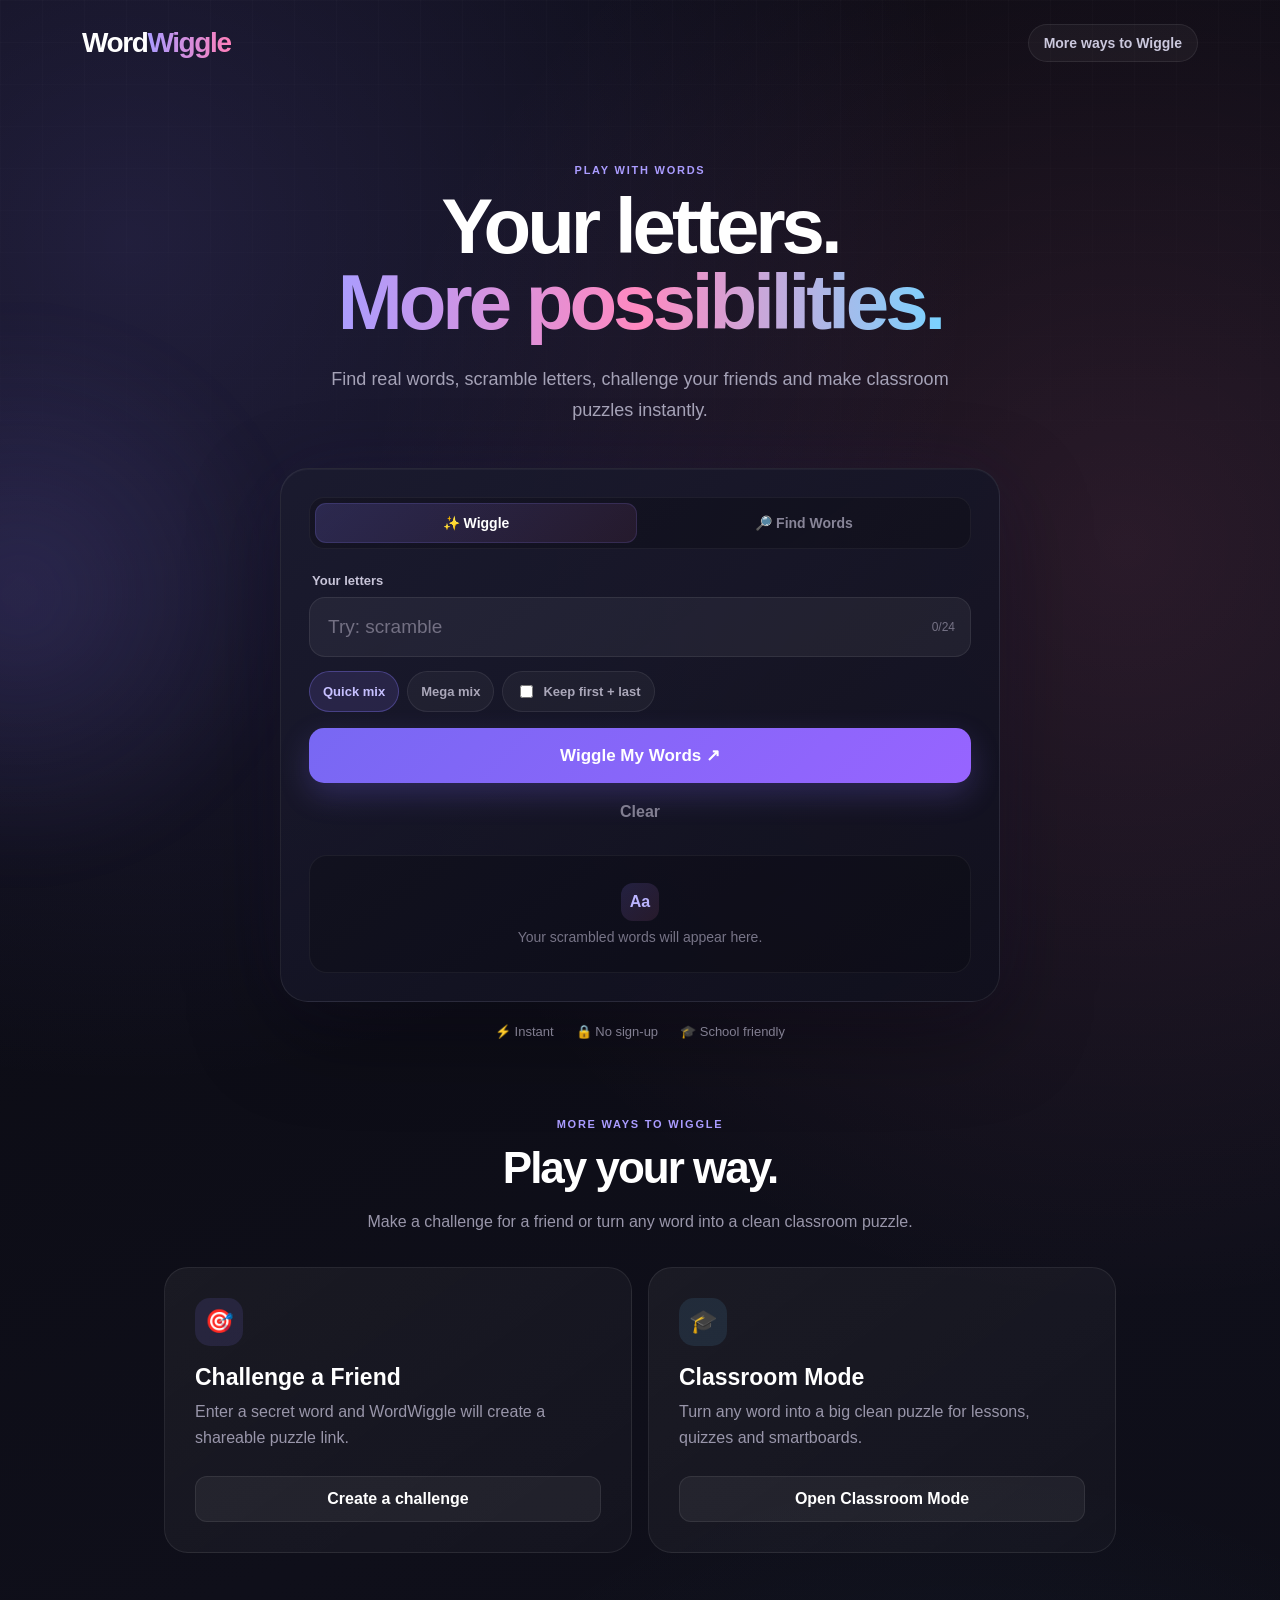
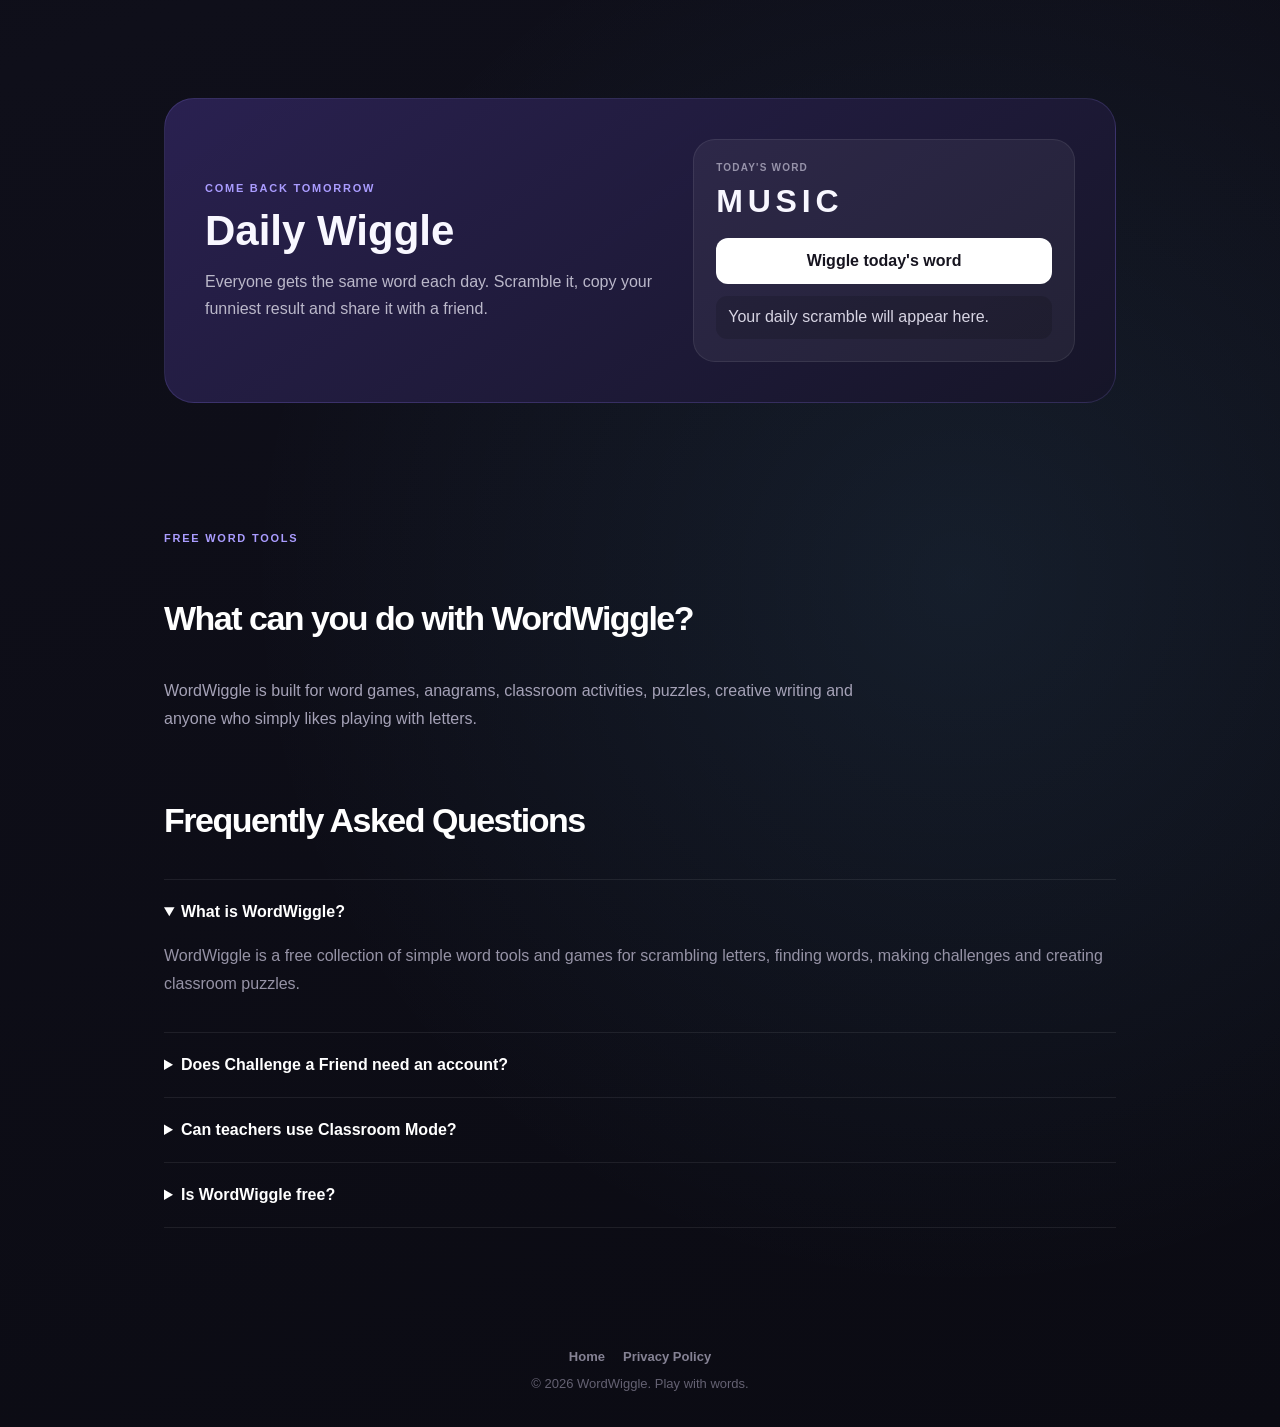
<file: index.html>
<!DOCTYPE html>
<html lang="en">

<head>

<meta charset="UTF-8">

<meta
name="viewport"
content="width=device-width, initial-scale=1.0"
>

<script async src="https://pagead2.googlesyndication.com/pagead/js/adsbygoogle.js?client=ca-pub-3600851664823719"
     crossorigin="anonymous"></script>

<title>
WordWiggle - Word Finder, Scrambler & Word Games
</title>

<meta
name="description"
content="Find words, scramble letters, challenge friends and create classroom word puzzles with WordWiggle. Free, fast and kid-friendly."
>

<meta
name="theme-color"
content="#0d0d18"
>

<link
rel="icon"
type="image/png"
href="favicon.png"
>

<link
rel="canonical"
href="https://wordwiggle.online/"
>

<meta
property="og:title"
content="WordWiggle - Play With Words"
>

<meta
property="og:description"
content="Find words, scramble letters, create challenges and play classroom word games."
>

<meta
property="og:url"
content="https://wordwiggle.online/"
>

<meta
property="og:type"
content="website"
>

<link
rel="stylesheet"
href="style.css"
>


<script
async
src="https://www.googletagmanager.com/gtag/js?id=G-887R1423YH"
></script>

<script>

window.dataLayer =
window.dataLayer || [];

function gtag() {

dataLayer.push(arguments);

}

gtag(
"js",
new Date()
);

gtag(
"config",
"G-887R1423YH"
);

</script>


<script type="application/ld+json">

{
  "@context": "https://schema.org",
  "@type": "WebApplication",
  "name": "WordWiggle",
  "url": "https://wordwiggle.online/",
  "applicationCategory": "UtilitiesApplication",
  "operatingSystem": "Any",
  "description": "A free word finder, letter scrambler and word game website.",
  "offers": {
    "@type": "Offer",
    "price": "0",
    "priceCurrency": "USD"
  }
}

</script>

</head>


<body>


<header>

<div class="logo">
Word<span>Wiggle</span>
</div>

<a
href="#play"
class="mini-link"
>
More ways to Wiggle
</a>

</header>


<main>


<section class="hero">

<div class="eyebrow">
PLAY WITH WORDS
</div>


<h1>

Your letters.<br>

<span>
More possibilities.
</span>

</h1>


<p>

Find real words, scramble letters,
challenge your friends and make
classroom puzzles instantly.

</p>


<div class="tool-box">


<div class="mode-tabs">

<button
id="scrambleTab"
class="mode-tab active"
type="button"
>

✨ Wiggle

</button>


<button
id="finderTab"
class="mode-tab"
type="button"
>

🔎 Find Words

</button>

</div>


<!-- SCRAMBLE MODE -->

<div id="scrambleMode">


<label
class="input-label"
for="lettersInput"
>

Your letters

</label>


<div class="input-wrap">

<input
id="lettersInput"
type="text"
maxlength="24"
autocomplete="off"
spellcheck="false"
placeholder="Try: scramble"
>

<span id="charCount">
0/24
</span>

</div>


<div class="options-row">

<button
class="option-chip active"
type="button"
data-count="12"
>

Quick mix

</button>


<button
class="option-chip"
type="button"
data-count="30"
>

Mega mix

</button>


<label class="toggle-chip">

<input
id="keepEdges"
type="checkbox"
>

<span>
Keep first + last
</span>

</label>

</div>


<button
id="wiggleBtn"
class="primary-btn"
type="button"
>

Wiggle My Words
<span>↗</span>

</button>


<button
id="clearBtn"
class="clear-btn"
type="button"
>

Clear

</button>


<div id="results">

<div class="empty-state">

<div class="empty-icon">
Aa
</div>

<p>
Your scrambled words will appear here.
</p>

</div>

</div>


<div
id="resultActions"
class="result-actions hidden"
>

<button
id="againBtn"
class="secondary-btn"
type="button"
>

Wiggle again

</button>


<button
id="copyAllBtn"
class="secondary-btn"
type="button"
>

Copy all

</button>


<button
id="shareBtn"
class="secondary-btn"
type="button"
>

Share

</button>

</div>


</div>


<!-- FINDER MODE -->

<div
id="finderMode"
class="hidden"
>


<label
class="input-label"
for="finderInput"
>

Enter your letters

</label>


<div class="input-wrap">

<input
id="finderInput"
type="text"
maxlength="15"
autocomplete="off"
spellcheck="false"
placeholder="Try: listen"
>

<span id="finderCount">
0/15
</span>

</div>


<div class="finder-help">

We'll find real words that can
be made using these letters.

</div>


<button
id="findWordsBtn"
class="primary-btn"
type="button"
>

Find Words
<span>↗</span>

</button>


<button
id="finderClearBtn"
class="clear-btn"
type="button"
>

Clear

</button>


<div id="finderResults">

<div class="empty-state">

<div class="empty-icon">
Aa
</div>

<p>
Real words will appear here.
</p>

</div>

</div>


</div>


</div>


<div class="micro-proof">

<span>
⚡ Instant
</span>

<span>
🔒 No sign-up
</span>

<span>
🎓 School friendly
</span>

</div>

</section>




<!-- MORE WAYS TO PLAY -->

<section
id="play"
class="play-section"
>


<div class="eyebrow">
MORE WAYS TO WIGGLE
</div>


<h2>
Play your way.
</h2>


<p class="section-intro">

Make a challenge for a friend
or turn any word into a clean
classroom puzzle.

</p>


<div class="play-grid">


<article class="play-card challenge-card">

<div class="play-icon">
🎯
</div>

<h3>
Challenge a Friend
</h3>

<p>

Enter a secret word and WordWiggle
will create a shareable puzzle link.

</p>

<button
id="openChallengeBtn"
class="play-button"
type="button"
>

Create a challenge

</button>

</article>



<article class="play-card classroom-card">

<div class="play-icon">
🎓
</div>

<h3>
Classroom Mode
</h3>

<p>

Turn any word into a big clean puzzle
for lessons, quizzes and smartboards.

</p>

<button
id="openClassroomBtn"
class="play-button"
type="button"
>

Open Classroom Mode

</button>

</article>


</div>


</section>



<!-- DAILY WIGGLE -->

<section
id="daily"
class="daily-card"
>


<div>

<div class="eyebrow">
COME BACK TOMORROW
</div>


<h2>
Daily Wiggle
</h2>


<p>

Everyone gets the same word each day.
Scramble it, copy your funniest result
and share it with a friend.

</p>

</div>


<div class="daily-game">

<div class="daily-label">
TODAY'S WORD
</div>


<div
id="dailyWord"
class="daily-word"
>

WIGGLE

</div>


<button
id="dailyBtn"
class="daily-btn"
type="button"
>

Wiggle today's word

</button>


<div
id="dailyResult"
class="daily-result"
>

Your daily scramble will appear here.

</div>

</div>


</section>



<section
id="recentSection"
class="recent-section hidden"
>


<div class="section-heading-row">

<div>

<div class="eyebrow">
SAVED ON THIS DEVICE
</div>

<h2>
Recent Wiggles
</h2>

</div>


<button
id="clearHistoryBtn"
class="text-btn"
type="button"
>

Clear history

</button>

</div>


<div
id="recentList"
class="recent-list"
></div>


</section>




<section class="content">


<div class="content-intro">


<div class="eyebrow">
FREE WORD TOOLS
</div>


<h2>
What can you do with WordWiggle?
</h2>


<p>

WordWiggle is built for word games,
anagrams, classroom activities,
puzzles, creative writing and anyone
who simply likes playing with letters.

</p>


</div>



<h2 class="faq-title">
Frequently Asked Questions
</h2>


<div class="faq">


<details open>

<summary>
What is WordWiggle?
</summary>

<p>

WordWiggle is a free collection of
simple word tools and games for
scrambling letters, finding words,
making challenges and creating
classroom puzzles.

</p>

</details>



<details>

<summary>
Does Challenge a Friend need an account?
</summary>

<p>

No. The puzzle is safely stored inside
the challenge link itself, so no account
or database is required.

</p>

</details>



<details>

<summary>
Can teachers use Classroom Mode?
</summary>

<p>

Yes. Classroom Mode is designed to
make simple word puzzles that can be
shown on a computer, projector or
smartboard.

</p>

</details>



<details>

<summary>
Is WordWiggle free?
</summary>

<p>

Yes. WordWiggle is free and requires
no sign-up.

</p>

</details>


</div>


</section>


</main>



<footer>

<div class="footer-links">

<a href="index.html">
Home
</a>

<a href="privacy.html">
Privacy Policy
</a>

</div>

<p>
© 2026 WordWiggle. Play with words.
</p>

</footer>



<!-- CHALLENGE CREATOR MODAL -->

<div
id="challengeModal"
class="modal-backdrop hidden"
>


<div class="modal-card">


<button
class="modal-close"
data-close="challengeModal"
type="button"
>

×


</button>


<div class="modal-icon">
🎯
</div>


<h2>
Challenge a Friend
</h2>


<p class="modal-description">

Choose a secret word.
We'll scramble it and make
a challenge link you can share.

</p>


<label
class="input-label"
for="challengeWordInput"
>

Secret word

</label>


<input
id="challengeWordInput"
class="modal-input"
type="text"
maxlength="20"
autocomplete="off"
spellcheck="false"
placeholder="Try: banana"
>


<button
id="createChallengeBtn"
class="primary-btn"
type="button"
>

Create Challenge

</button>


<div
id="challengeCreated"
class="challenge-created hidden"
>


<div class="challenge-preview-label">
PUZZLE PREVIEW
</div>


<div
id="challengePreview"
class="challenge-preview"
>
ANANAB
</div>


<div class="challenge-link-wrap">

<input
id="challengeLink"
readonly
>

<button
id="copyChallengeBtn"
type="button"
>

Copy

</button>

</div>


<p class="small-note">

Send this link to your friend.
The answer isn't displayed on the page.

</p>


</div>


</div>


</div>



<!-- RECEIVED CHALLENGE MODAL -->

<div
id="receivedChallengeModal"
class="modal-backdrop hidden"
>


<div class="modal-card challenge-game-card">


<div class="modal-icon">
🎯
</div>


<div class="eyebrow">
YOU'VE BEEN CHALLENGED
</div>


<h2>
Can you solve it?
</h2>


<div
id="receivedScramble"
class="challenge-big-word"
>

ANANAB

</div>


<input
id="challengeGuessInput"
class="modal-input"
type="text"
maxlength="20"
autocomplete="off"
spellcheck="false"
placeholder="Type the original word"
>


<button
id="submitChallengeGuess"
class="primary-btn"
type="button"
>

Submit Guess

</button>


<div
id="challengeFeedback"
class="challenge-feedback"
></div>


<button
id="challengeAgainBtn"
class="secondary-wide hidden"
type="button"
>

Challenge someone else

</button>


</div>


</div>



<!-- CLASSROOM MODAL -->

<div
id="classroomModal"
class="modal-backdrop hidden"
>


<div
class="modal-card classroom-setup-card"
>


<button
class="modal-close"
data-close="classroomModal"
type="button"
>

×

</button>


<div class="modal-icon">
🎓
</div>


<h2>
Classroom Mode
</h2>


<p class="modal-description">

Enter a word and turn it into a
clean classroom puzzle.

</p>


<label
class="input-label"
for="classroomWordInput"
>

Classroom word

</label>


<input
id="classroomWordInput"
class="modal-input"
type="text"
maxlength="24"
autocomplete="off"
spellcheck="false"
placeholder="Try: photosynthesis"
>


<div class="difficulty-row">


<button
class="difficulty-btn active"
data-difficulty="easy"
type="button"
>

Easy

</button>


<button
class="difficulty-btn"
data-difficulty="normal"
type="button"
>

Normal

</button>


<button
class="difficulty-btn"
data-difficulty="tricky"
type="button"
>

Tricky

</button>


</div>


<button
id="startClassroomBtn"
class="primary-btn"
type="button"
>

Create Puzzle

</button>


</div>


</div>



<!-- CLASSROOM PRESENTATION -->

<div
id="classroomPresentation"
class="classroom-presentation hidden"
>


<div class="classroom-topbar">


<div class="classroom-brand">
Word<span>Wiggle</span>
</div>


<div class="classroom-actions">


<button
id="classroomFullscreenBtn"
type="button"
>

Fullscreen

</button>


<button
id="classroomExitBtn"
type="button"
>

Exit

</button>


</div>


</div>


<div class="classroom-center">


<div class="classroom-mini-label">
UNSCRAMBLE THIS WORD
</div>


<div
id="classroomPuzzleWord"
class="classroom-puzzle-word"
>

ELPPA

</div>


<div
id="classroomAnswer"
class="classroom-answer hidden"
>

APPLE

</div>


<div class="classroom-controls">


<button
id="revealClassroomBtn"
class="classroom-main-btn"
type="button"
>

Reveal Answer

</button>


<button
id="newClassroomScrambleBtn"
class="classroom-secondary-btn"
type="button"
>

Scramble Again

</button>


</div>


</div>


</div>



<script src="script.js"></script>


</body>

</html>
</file>
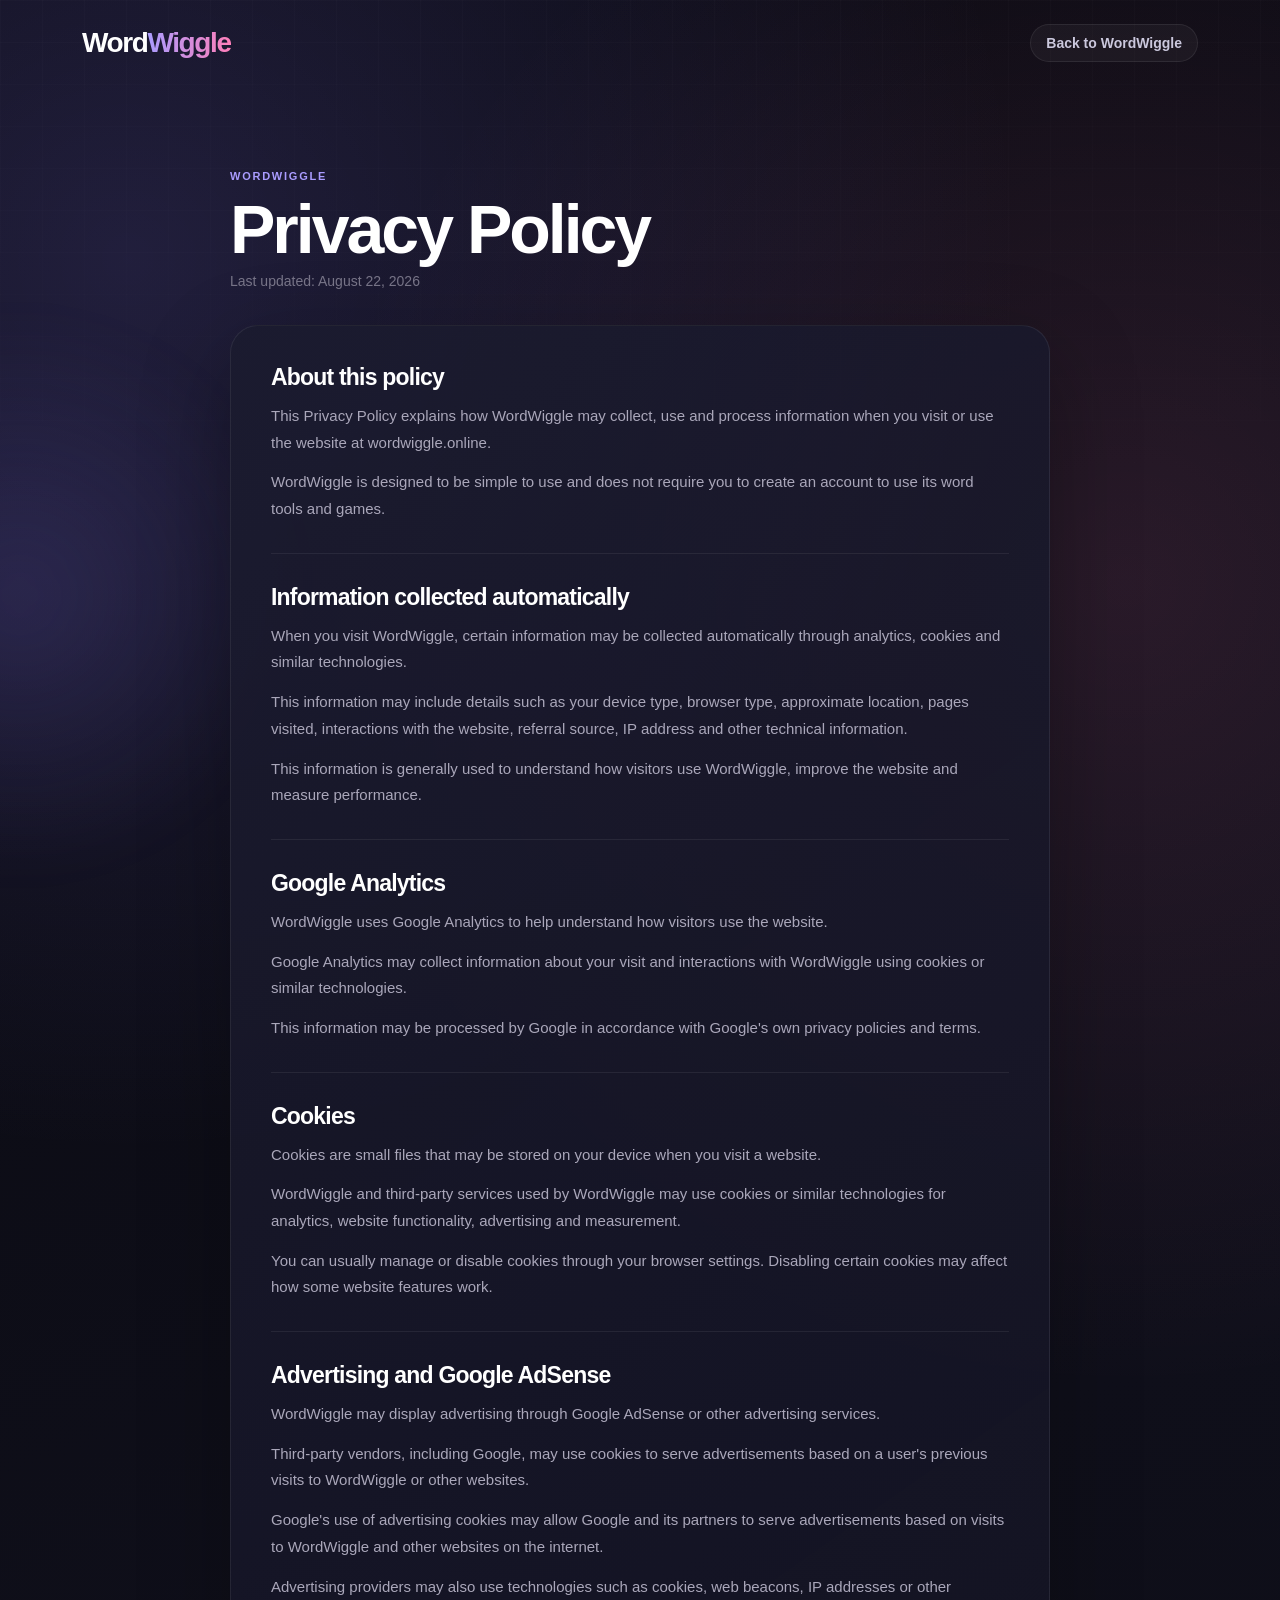
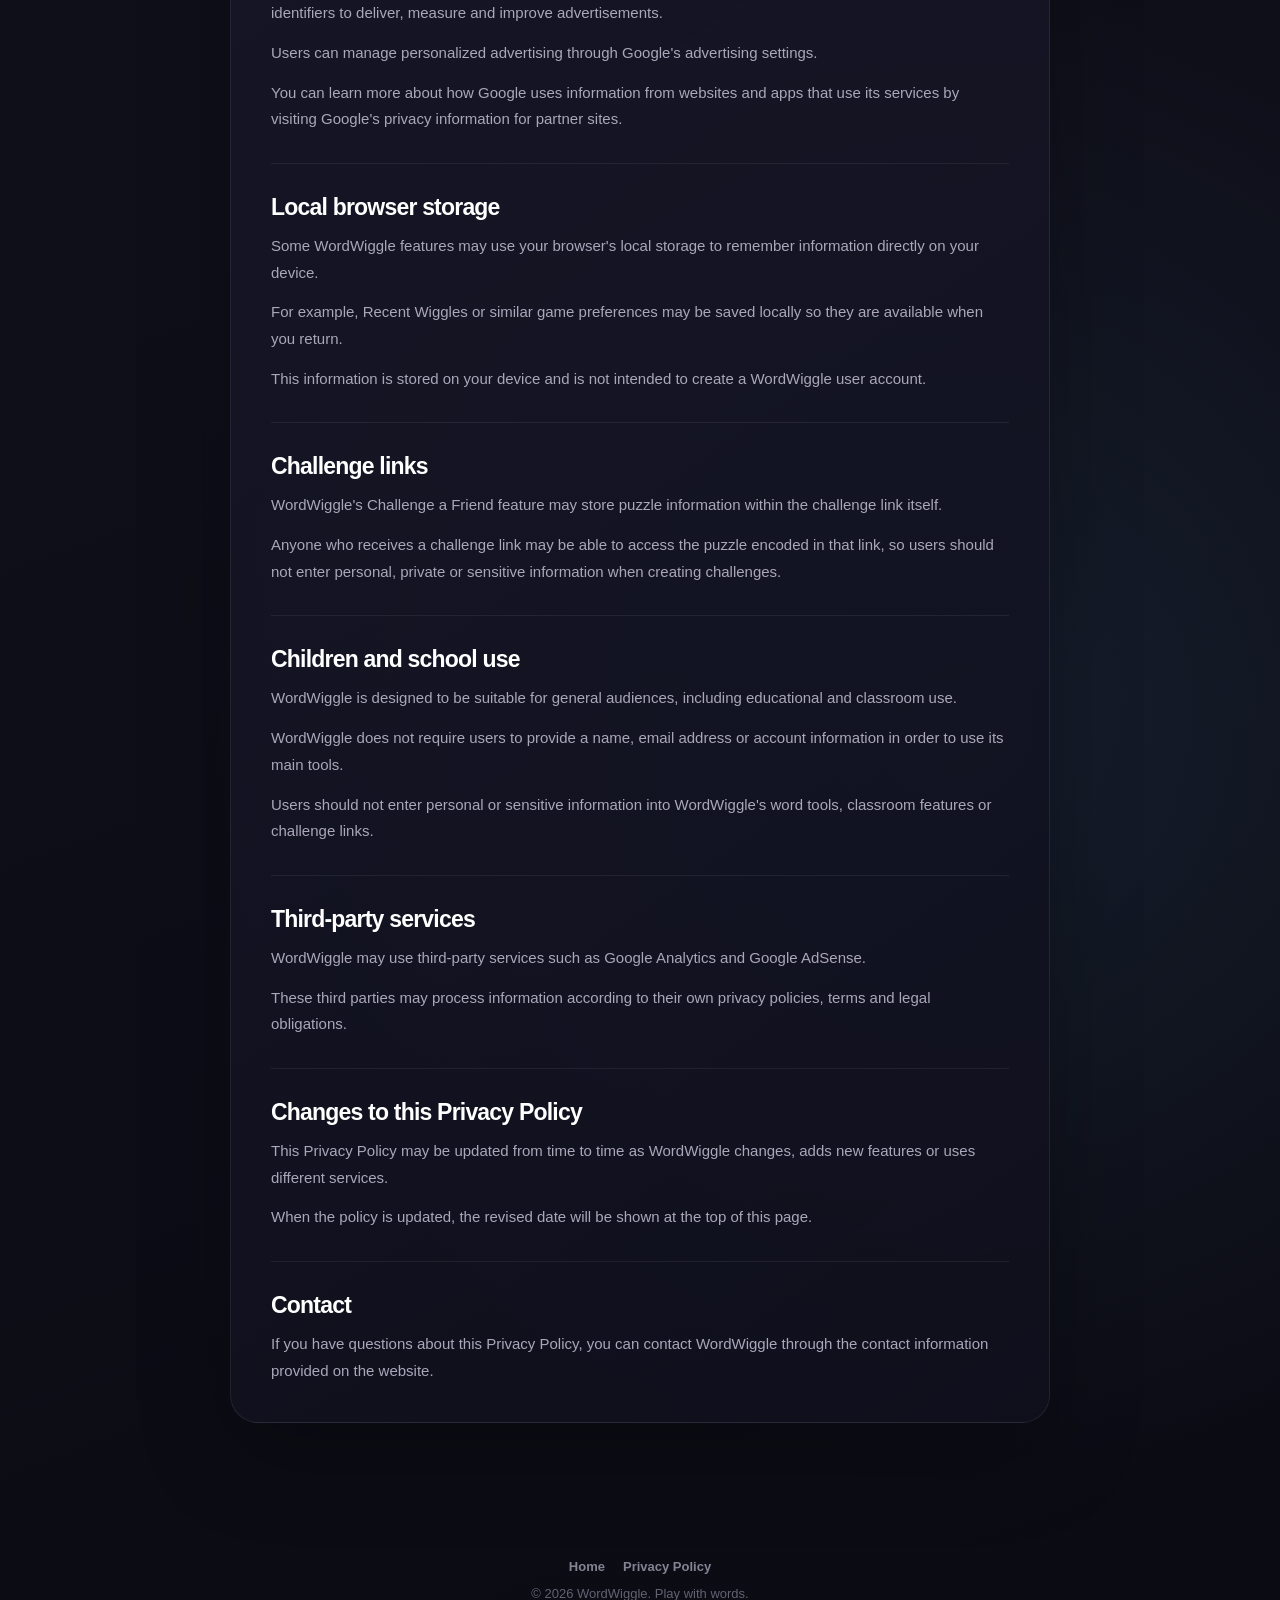
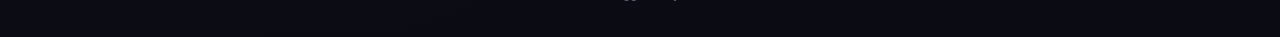
<file: privacy.html>
<!DOCTYPE html>
<html lang="en">

<head>

<meta charset="UTF-8">

<meta
name="viewport"
content="width=device-width, initial-scale=1.0"
>

<script async src="https://pagead2.googlesyndication.com/pagead/js/adsbygoogle.js?client=ca-pub-3600851664823719"
     crossorigin="anonymous"></script>

<title>
Privacy Policy - WordWiggle
</title>

<meta
name="description"
content="Read the WordWiggle privacy policy and learn how analytics, cookies and advertising services may be used on the website."
>

<meta
name="theme-color"
content="#0d0d18"
>

<link
rel="icon"
type="image/png"
sizes="32x32"
href="favicon.png"
>

<link
rel="apple-touch-icon"
href="favicon.png"
>

<link
rel="canonical"
href="https://wordwiggle.online/privacy.html"
>

<link
rel="stylesheet"
href="style.css"
>

</head>


<body>


<header>

<div class="logo">
Word<span>Wiggle</span>
</div>

<a
href="index.html"
class="mini-link"
>
Back to WordWiggle
</a>

</header>


<main>


<section class="privacy-page">


<div class="eyebrow">
WORDWIGGLE
</div>


<h1>
Privacy Policy
</h1>


<p class="privacy-updated">
Last updated: August 22, 2026
</p>


<div class="privacy-card">


<section>

<h2>
About this policy
</h2>

<p>
This Privacy Policy explains how WordWiggle may collect, use and process information when you visit or use the website at wordwiggle.online.
</p>

<p>
WordWiggle is designed to be simple to use and does not require you to create an account to use its word tools and games.
</p>

</section>


<section>

<h2>
Information collected automatically
</h2>

<p>
When you visit WordWiggle, certain information may be collected automatically through analytics, cookies and similar technologies.
</p>

<p>
This information may include details such as your device type, browser type, approximate location, pages visited, interactions with the website, referral source, IP address and other technical information.
</p>

<p>
This information is generally used to understand how visitors use WordWiggle, improve the website and measure performance.
</p>

</section>


<section>

<h2>
Google Analytics
</h2>

<p>
WordWiggle uses Google Analytics to help understand how visitors use the website.
</p>

<p>
Google Analytics may collect information about your visit and interactions with WordWiggle using cookies or similar technologies.
</p>

<p>
This information may be processed by Google in accordance with Google's own privacy policies and terms.
</p>

</section>


<section>

<h2>
Cookies
</h2>

<p>
Cookies are small files that may be stored on your device when you visit a website.
</p>

<p>
WordWiggle and third-party services used by WordWiggle may use cookies or similar technologies for analytics, website functionality, advertising and measurement.
</p>

<p>
You can usually manage or disable cookies through your browser settings. Disabling certain cookies may affect how some website features work.
</p>

</section>


<section>

<h2>
Advertising and Google AdSense
</h2>

<p>
WordWiggle may display advertising through Google AdSense or other advertising services.
</p>

<p>
Third-party vendors, including Google, may use cookies to serve advertisements based on a user's previous visits to WordWiggle or other websites.
</p>

<p>
Google's use of advertising cookies may allow Google and its partners to serve advertisements based on visits to WordWiggle and other websites on the internet.
</p>

<p>
Advertising providers may also use technologies such as cookies, web beacons, IP addresses or other identifiers to deliver, measure and improve advertisements.
</p>

<p>
Users can manage personalized advertising through Google's advertising settings.
</p>

<p>
You can learn more about how Google uses information from websites and apps that use its services by visiting Google's privacy information for partner sites.
</p>

</section>


<section>

<h2>
Local browser storage
</h2>

<p>
Some WordWiggle features may use your browser's local storage to remember information directly on your device.
</p>

<p>
For example, Recent Wiggles or similar game preferences may be saved locally so they are available when you return.
</p>

<p>
This information is stored on your device and is not intended to create a WordWiggle user account.
</p>

</section>


<section>

<h2>
Challenge links
</h2>

<p>
WordWiggle's Challenge a Friend feature may store puzzle information within the challenge link itself.
</p>

<p>
Anyone who receives a challenge link may be able to access the puzzle encoded in that link, so users should not enter personal, private or sensitive information when creating challenges.
</p>

</section>


<section>

<h2>
Children and school use
</h2>

<p>
WordWiggle is designed to be suitable for general audiences, including educational and classroom use.
</p>

<p>
WordWiggle does not require users to provide a name, email address or account information in order to use its main tools.
</p>

<p>
Users should not enter personal or sensitive information into WordWiggle's word tools, classroom features or challenge links.
</p>

</section>


<section>

<h2>
Third-party services
</h2>

<p>
WordWiggle may use third-party services such as Google Analytics and Google AdSense.
</p>

<p>
These third parties may process information according to their own privacy policies, terms and legal obligations.
</p>

</section>


<section>

<h2>
Changes to this Privacy Policy
</h2>

<p>
This Privacy Policy may be updated from time to time as WordWiggle changes, adds new features or uses different services.
</p>

<p>
When the policy is updated, the revised date will be shown at the top of this page.
</p>

</section>


<section>

<h2>
Contact
</h2>

<p>
If you have questions about this Privacy Policy, you can contact WordWiggle through the contact information provided on the website.
</p>

</section>


</div>


</section>


</main>


<footer>

<div class="footer-links">

<a href="index.html">
Home
</a>

<a href="privacy.html">
Privacy Policy
</a>

</div>

<p>
© 2026 WordWiggle. Play with words.
</p>

</footer>


</body>

</html>
</file>
<file: style.css>
* {
  box-sizing: border-box;
}

:root {
  --bg: #0b0b13;
  --text: #f8f7ff;
  --muted: #a5a2b7;

  --purple: #8b7cff;
  --purple-bright: #aa9cff;

  --pink: #ff7fba;
  --blue: #69c9ff;
  --green: #65e6b3;

  --line: rgba(255, 255, 255, 0.08);
  --line-strong: rgba(255, 255, 255, 0.12);

  --radius-lg: 28px;
  --radius-md: 18px;
  --radius-sm: 12px;
}


html {
  scroll-behavior: smooth;
}


body {
  margin: 0;

  min-height: 100vh;

  font-family:
    -apple-system,
    BlinkMacSystemFont,
    "Segoe UI",
    sans-serif;

  color: var(--text);

  background:
    radial-gradient(
      circle at 10% 8%,
      rgba(139, 124, 255, 0.18),
      transparent 28%
    ),

    radial-gradient(
      circle at 88% 18%,
      rgba(255, 127, 186, 0.12),
      transparent 28%
    ),

    radial-gradient(
      circle at 75% 72%,
      rgba(105, 201, 255, 0.09),
      transparent 30%
    ),

    linear-gradient(
      160deg,
      #090910 0%,
      #0f0f1a 48%,
      #0b0b13 100%
    );

  overflow-x: hidden;
}


body::before {
  content: "";

  position: fixed;

  width: 560px;
  height: 560px;

  left: -260px;
  top: 35%;

  border-radius: 50%;

  background:
    radial-gradient(
      circle,
      rgba(139, 124, 255, 0.16),
      transparent 70%
    );

  filter: blur(25px);

  pointer-events: none;

  z-index: -1;
}


body::after {
  content: "";

  position: fixed;
  inset: 0;

  background-image:
    linear-gradient(
      rgba(255, 255, 255, 0.014) 1px,
      transparent 1px
    ),

    linear-gradient(
      90deg,
      rgba(255, 255, 255, 0.014) 1px,
      transparent 1px
    );

  background-size: 42px 42px;

  mask-image:
    linear-gradient(
      to bottom,
      black,
      transparent 75%
    );

  pointer-events: none;

  z-index: -1;
}


button,
input {
  font: inherit;
}


button {
  -webkit-tap-highlight-color: transparent;
}


.hidden {
  display: none !important;
}



/* HEADER */

header {
  max-width: 1180px;

  margin: 0 auto;

  padding: 24px 32px;

  display: flex;

  align-items: center;
  justify-content: space-between;
}


.logo {
  color: white;

  text-decoration: none;

  font-size: 28px;
  font-weight: 800;

  letter-spacing: -1.4px;
}


.logo span,
.classroom-brand span {
  background:
    linear-gradient(
      90deg,
      var(--purple-bright),
      var(--pink)
    );

  -webkit-background-clip: text;
  background-clip: text;

  color: transparent;
}


.mini-link {
  color: #cbc8dd;

  text-decoration: none;

  font-size: 14px;
  font-weight: 700;

  padding: 10px 15px;

  border-radius: 999px;

  border: 1px solid var(--line);

  background:
    rgba(255, 255, 255, 0.04);

  transition: 0.2s;
}


.mini-link:hover {
  color: white;

  background:
    rgba(255, 255, 255, 0.075);
}



/* MAIN */

main {
  width: min(100%, 1000px);

  margin: 0 auto;

  padding: 0 24px;
}



/* HERO */

.hero {
  padding: 74px 0 30px;

  text-align: center;
}


.eyebrow {
  display: inline-block;

  margin-bottom: 13px;

  color: var(--purple-bright);

  font-size: 11px;
  font-weight: 850;

  letter-spacing: 0.16em;

  text-transform: uppercase;
}


.hero h1 {
  margin: 0;

  color: white;

  font-size:
    clamp(
      50px,
      8vw,
      78px
    );

  line-height: 0.97;

  letter-spacing: -4px;
}


.hero h1 span {
  background:
    linear-gradient(
      90deg,
      #aa9dff,
      #ff89c0,
      #7ad3ff
    );

  -webkit-background-clip: text;
  background-clip: text;

  color: transparent;
}


.hero > p {
  max-width: 620px;

  margin: 24px auto 0;

  color: var(--muted);

  font-size: 18px;

  line-height: 1.7;
}



/* MAIN TOOL */

.tool-box {
  max-width: 720px;

  margin: 42px auto 0;

  padding: 28px;

  text-align: left;

  border: 1px solid var(--line);

  border-radius: var(--radius-lg);

  background:
    linear-gradient(
      145deg,
      rgba(27, 27, 47, 0.9),
      rgba(16, 16, 29, 0.88)
    );

  box-shadow:
    0 30px 90px
      rgba(0, 0, 0, 0.36),

    0 0 80px
      rgba(122, 104, 238, 0.07),

    inset 0 1px
      rgba(255, 255, 255, 0.04);
}



/* MODE TABS */

.mode-tabs {
  display: grid;

  grid-template-columns: 1fr 1fr;

  gap: 6px;

  margin-bottom: 24px;

  padding: 5px;

  border-radius: 15px;

  border:
    1px solid
    rgba(255, 255, 255, 0.055);

  background:
    rgba(0, 0, 0, 0.2);
}


.mode-tab {
  padding: 12px 14px;

  border: 0;

  border-radius: 11px;

  background: transparent;

  color: #888598;

  font-size: 14px;
  font-weight: 750;

  cursor: pointer;

  transition: 0.2s;
}


.mode-tab:hover {
  color: white;

  background:
    rgba(255, 255, 255, 0.03);
}


.mode-tab.active {
  color: white;

  background:
    linear-gradient(
      135deg,
      rgba(139, 124, 255, 0.2),
      rgba(255, 127, 186, 0.08)
    );

  box-shadow:
    inset 0 0 0 1px
      rgba(139, 124, 255, 0.17);
}



/* INPUTS */

.input-label {
  display: block;

  margin: 0 0 9px 3px;

  color: #c7c4d8;

  font-size: 13px;
  font-weight: 750;
}


.input-wrap {
  position: relative;
}


.input-wrap input,
.modal-input {
  width: 100%;

  padding:
    18px 72px
    18px 18px;

  color: white;

  font-size: 19px;

  outline: none;

  border:
    1px solid
    var(--line);

  border-radius: 16px;

  background:
    rgba(255, 255, 255, 0.05);

  transition: 0.2s;
}


.modal-input {
  padding: 16px;
}


.input-wrap input::placeholder,
.modal-input::placeholder {
  color: #737083;
}


.input-wrap input:focus,
.modal-input:focus {
  border-color:
    rgba(139, 124, 255, 0.55);

  background:
    rgba(255, 255, 255, 0.065);

  box-shadow:
    0 0 0 4px
      rgba(139, 124, 255, 0.09);
}


#charCount,
#finderCount {
  position: absolute;

  right: 16px;
  top: 50%;

  transform:
    translateY(-50%);

  color: #757285;

  font-size: 12px;
}



/* OPTIONS */

.options-row {
  display: flex;

  flex-wrap: wrap;

  gap: 8px;

  margin-top: 14px;
}


.option-chip,
.toggle-chip {
  display: inline-flex;

  align-items: center;

  gap: 7px;

  padding: 10px 13px;

  border:
    1px solid
    var(--line);

  border-radius: 999px;

  background:
    rgba(255, 255, 255, 0.04);

  color: #aaa7b9;

  font-size: 13px;
  font-weight: 700;

  cursor: pointer;

  transition: 0.18s;
}


.option-chip:hover,
.toggle-chip:hover {
  color: white;

  border-color:
    rgba(139, 124, 255, 0.35);
}


.option-chip.active {
  color: #c7c0ff;

  border-color:
    rgba(139, 124, 255, 0.34);

  background:
    rgba(139, 124, 255, 0.14);
}


.toggle-chip input {
  accent-color: var(--purple);
}



/* BUTTONS */

.primary-btn,
.clear-btn,
.secondary-btn,
.daily-btn,
.play-button {
  border: 0;

  cursor: pointer;

  transition: 0.2s;
}


.primary-btn {
  width: 100%;

  margin-top: 16px;

  padding: 17px 18px;

  border-radius: 15px;

  background:
    linear-gradient(
      135deg,
      #7868f3,
      #9764ff
    );

  color: white;

  font-size: 17px;
  font-weight: 800;

  box-shadow:
    0 12px 30px
      rgba(124, 105, 246, 0.24);
}


.primary-btn:hover {
  transform:
    translateY(-2px);

  filter:
    brightness(1.06);
}


.clear-btn {
  width: 100%;

  margin-top: 8px;

  padding: 12px;

  background: transparent;

  color: #817e91;

  font-weight: 700;
}


.clear-btn:hover {
  color: white;
}


.finder-help {
  margin: 12px 3px 0;

  color: #7f7c90;

  font-size: 13px;

  line-height: 1.55;
}



/* RESULTS */

#results,
#finderResults {
  margin-top: 22px;

  min-height: 118px;

  padding: 18px;

  border-radius: var(--radius-md);

  border:
    1px solid
    rgba(255, 255, 255, 0.055);

  background:
    rgba(0, 0, 0, 0.18);
}


#results {
  display: flex;

  flex-wrap: wrap;

  gap: 9px;
}


.empty-state {
  width: 100%;

  min-height: 78px;

  display: flex;

  flex-direction: column;

  align-items: center;
  justify-content: center;

  color: #777487;

  text-align: center;
}


.empty-state p {
  margin: 8px 0 0;

  font-size: 14px;
}


.empty-icon {
  width: 38px;
  height: 38px;

  display: grid;

  place-items: center;

  border-radius: 12px;

  background:
    linear-gradient(
      135deg,
      rgba(139, 124, 255, 0.16),
      rgba(255, 127, 186, 0.1)
    );

  color: #bbb4ff;

  font-weight: 850;
}



/* WORD CHIPS */

.word {
  position: relative;

  padding: 11px 14px;

  border:
    1px solid
    rgba(255, 255, 255, 0.07);

  border-radius: 12px;

  background:
    rgba(255, 255, 255, 0.055);

  color: #f4f2ff;

  font-weight: 750;

  cursor: pointer;

  animation:
    popIn 0.26s ease both;

  transition: 0.16s;
}


.word:hover {
  transform:
    translateY(-2px);

  background:
    rgba(139, 124, 255, 0.13);

  border-color:
    rgba(139, 124, 255, 0.38);
}


.word.copied::after {
  content: "Copied!";

  position: absolute;

  top: -33px;
  left: 50%;

  transform:
    translateX(-50%);

  padding: 5px 8px;

  border-radius: 7px;

  background: white;

  color: #15151f;

  font-size: 11px;
}


@keyframes popIn {

  from {
    opacity: 0;

    transform:
      translateY(7px)
      scale(0.96);
  }

  to {
    opacity: 1;

    transform: none;
  }

}



/* FINDER */

.finder-summary {
  margin-bottom: 17px;

  padding-bottom: 13px;

  border-bottom:
    1px solid
    rgba(255, 255, 255, 0.06);

  color: #8a879a;

  font-size: 11px;
  font-weight: 800;

  letter-spacing: 0.1em;

  text-transform: uppercase;
}


.finder-group {
  margin-bottom: 22px;
}


.finder-group-title {
  margin-bottom: 9px;

  color: #747184;

  font-size: 10px;
  font-weight: 850;

  letter-spacing: 0.12em;
}


.finder-word-list {
  display: flex;

  flex-wrap: wrap;

  gap: 8px;
}



/* RESULT ACTIONS */

.result-actions {
  display: grid;

  grid-template-columns:
    repeat(3, 1fr);

  gap: 8px;

  margin-top: 10px;
}


.secondary-btn {
  padding: 12px 10px;

  border-radius: 12px;

  border:
    1px solid
    var(--line);

  background:
    rgba(255, 255, 255, 0.045);

  color: #b5b2c6;

  font-size: 13px;
  font-weight: 700;
}


.secondary-btn:hover {
  color: white;

  background:
    rgba(255, 255, 255, 0.075);
}



/* MICRO */

.micro-proof {
  display: flex;

  justify-content: center;

  flex-wrap: wrap;

  gap: 22px;

  margin-top: 22px;

  color: #817e91;

  font-size: 13px;
}



/* PLAY SECTION */

.play-section {
  padding: 45px 0 75px;

  text-align: center;
}


.play-section h2 {
  margin: 0;

  color: white;

  font-size: 44px;

  letter-spacing: -2px;
}


.section-intro {
  max-width: 600px;

  margin: 15px auto 0;

  color: #9996aa;

  line-height: 1.7;
}


.play-grid {
  display: grid;

  grid-template-columns:
    repeat(2, 1fr);

  gap: 16px;

  margin-top: 32px;
}


.play-card {
  padding: 30px;

  text-align: left;

  border:
    1px solid
    var(--line);

  border-radius: 24px;

  background:
    linear-gradient(
      145deg,
      rgba(255, 255, 255, 0.05),
      rgba(255, 255, 255, 0.025)
    );

  transition: 0.22s;
}


.play-card:hover {
  transform:
    translateY(-4px);

  border-color:
    rgba(139, 124, 255, 0.24);
}


.play-icon {
  width: 48px;
  height: 48px;

  display: grid;

  place-items: center;

  border-radius: 15px;

  background:
    rgba(139, 124, 255, 0.12);

  font-size: 23px;
}


.classroom-card .play-icon {
  background:
    rgba(105, 201, 255, 0.1);
}


.play-card h3 {
  margin: 18px 0 8px;

  font-size: 23px;

  color: white;
}


.play-card p {
  min-height: 54px;

  margin: 0;

  color: #9996aa;

  line-height: 1.65;
}


.play-button {
  width: 100%;

  margin-top: 23px;

  padding: 13px;

  border-radius: 12px;

  border:
    1px solid
    var(--line);

  background:
    rgba(255, 255, 255, 0.055);

  color: white;

  font-weight: 750;
}


.play-button:hover {
  background:
    rgba(139, 124, 255, 0.12);

  border-color:
    rgba(139, 124, 255, 0.25);
}



/* DAILY */

.daily-card {
  display: grid;

  grid-template-columns:
    1.08fr 0.92fr;

  gap: 40px;

  align-items: center;

  margin: 70px 0;

  padding: 40px;

  border:
    1px solid
    rgba(155, 137, 255, 0.17);

  border-radius: 30px;

  background:
    linear-gradient(
      145deg,
      rgba(46, 36, 88, 0.88),
      rgba(22, 21, 40, 0.95)
    );
}


.daily-card h2 {
  margin: 0 0 13px;

  font-size: 42px;
}


.daily-card p {
  margin: 0;

  color: #bbb8ca;

  line-height: 1.72;
}


.daily-game {
  padding: 22px;

  border:
    1px solid
    var(--line);

  border-radius: 22px;

  background:
    rgba(255, 255, 255, 0.055);
}


.daily-label {
  color: #9793aa;

  font-size: 10px;
  font-weight: 850;

  letter-spacing: 0.12em;
}


.daily-word {
  margin: 10px 0 18px;

  font-size: 32px;
  font-weight: 850;

  letter-spacing: 0.15em;
}


.daily-btn {
  width: 100%;

  padding: 14px;

  border-radius: 12px;

  background: white;

  color: #16141f;

  font-weight: 850;
}


.daily-result {
  min-height: 43px;

  margin-top: 12px;

  padding: 12px;

  border-radius: 11px;

  background:
    rgba(0, 0, 0, 0.15);

  color: #d8d5e4;
}



/* RECENT */

.recent-section {
  margin: 74px 0;
}


.section-heading-row {
  display: flex;

  align-items: end;
  justify-content: space-between;
}


.recent-section h2 {
  margin: 0;

  font-size: 34px;
}


.text-btn {
  border: 0;

  background: none;

  color: #777487;

  cursor: pointer;
}


.recent-list {
  display: flex;

  flex-wrap: wrap;

  gap: 10px;

  margin-top: 19px;
}


.recent-pill {
  padding: 10px 13px;

  border:
    1px solid
    var(--line);

  border-radius: 999px;

  background:
    rgba(255, 255, 255, 0.045);

  color: #bbb8ca;

  cursor: pointer;
}



/* CONTENT */

.content {
  padding: 50px 0 85px;

  color: var(--muted);

  line-height: 1.75;
}


.content-intro {
  max-width: 720px;
}


.content h2 {
  color: white;

  font-size: 34px;

  letter-spacing: -1.5px;
}


.faq-title {
  margin-top: 58px;
}


.faq {
  border-top:
    1px solid
    var(--line);
}


.faq details {
  padding: 18px 0;

  border-bottom:
    1px solid
    var(--line);
}


.faq summary {
  color: white;

  font-weight: 750;

  cursor: pointer;
}


.faq p {
  color: #9693a6;
}



/* FOOTER */

footer {
  padding: 36px;

  text-align: center;

  color: #646172;

  font-size: 13px;
}



/* MODALS */

.modal-backdrop {
  position: fixed;

  inset: 0;

  z-index: 1000;

  display: grid;

  place-items: center;

  padding: 20px;

  background:
    rgba(5, 5, 10, 0.82);

  backdrop-filter: blur(14px);
}


.modal-card {
  position: relative;

  width:
    min(
      100%,
      500px
    );

  max-height: 92vh;

  overflow-y: auto;

  padding: 32px;

  border:
    1px solid
    var(--line-strong);

  border-radius: 26px;

  background:
    linear-gradient(
      145deg,
      #1d1c31,
      #11111e
    );

  box-shadow:
    0 30px 100px
      rgba(0, 0, 0, 0.55);
}


.modal-close {
  position: absolute;

  top: 16px;
  right: 17px;

  width: 34px;
  height: 34px;

  border: 0;

  border-radius: 50%;

  background:
    rgba(255, 255, 255, 0.06);

  color: #aaa7bb;

  font-size: 23px;

  cursor: pointer;
}


.modal-close:hover {
  color: white;
}


.modal-icon {
  width: 48px;
  height: 48px;

  display: grid;

  place-items: center;

  margin-bottom: 17px;

  border-radius: 15px;

  background:
    rgba(139, 124, 255, 0.12);

  font-size: 22px;
}


.modal-card h2 {
  margin:
    0 0 8px;

  font-size: 30px;

  letter-spacing: -1.2px;
}


.modal-description {
  margin:
    0 0 24px;

  color: #9996aa;

  line-height: 1.65;
}



/* CHALLENGE */

.challenge-created {
  margin-top: 24px;

  padding-top: 22px;

  border-top:
    1px solid
    var(--line);
}


.challenge-preview-label {
  color: #777487;

  font-size: 10px;
  font-weight: 850;

  letter-spacing: 0.12em;
}


.challenge-preview,
.challenge-big-word {
  margin: 10px 0 20px;

  text-align: center;

  color: white;

  font-size:
    clamp(
      30px,
      8vw,
      50px
    );

  font-weight: 900;

  letter-spacing: 0.12em;
}


.challenge-link-wrap {
  display: grid;

  grid-template-columns:
    1fr auto;

  gap: 8px;
}


.challenge-link-wrap input {
  min-width: 0;

  padding: 12px;

  border:
    1px solid
    var(--line);

  border-radius: 10px;

  background:
    rgba(0, 0, 0, 0.18);

  color: #aaa7bb;
}


.challenge-link-wrap button {
  padding:
    0 16px;

  border: 0;

  border-radius: 10px;

  background:
    rgba(139, 124, 255, 0.16);

  color: white;

  font-weight: 750;

  cursor: pointer;
}


.small-note {
  margin:
    12px 0 0;

  color: #777487;

  font-size: 12px;

  line-height: 1.5;
}


.challenge-game-card {
  text-align: center;
}


.challenge-game-card .modal-icon {
  margin:
    0 auto 15px;
}


.challenge-feedback {
  min-height: 30px;

  margin-top: 16px;

  font-size: 15px;
  font-weight: 750;
}


.challenge-feedback.success {
  color: var(--green);
}


.challenge-feedback.wrong {
  color: #ff8eac;
}


.secondary-wide {
  width: 100%;

  margin-top: 10px;

  padding: 14px;

  border:
    1px solid
    var(--line);

  border-radius: 12px;

  background:
    rgba(255, 255, 255, 0.05);

  color: white;

  cursor: pointer;
}



/* CLASSROOM SETUP */

.difficulty-row {
  display: grid;

  grid-template-columns:
    repeat(3, 1fr);

  gap: 8px;

  margin-top: 15px;
}


.difficulty-btn {
  padding: 11px;

  border:
    1px solid
    var(--line);

  border-radius: 11px;

  background:
    rgba(255, 255, 255, 0.04);

  color: #aaa7bb;

  font-weight: 750;

  cursor: pointer;
}


.difficulty-btn.active {
  color: white;

  border-color:
    rgba(139, 124, 255, 0.35);

  background:
    rgba(139, 124, 255, 0.15);
}



/* CLASSROOM PRESENTATION */

.classroom-presentation {
  position: fixed;

  inset: 0;

  z-index: 2000;

  display: flex;

  flex-direction: column;

  background:
    radial-gradient(
      circle at 20% 15%,
      rgba(139, 124, 255, 0.16),
      transparent 30%
    ),

    radial-gradient(
      circle at 85% 75%,
      rgba(105, 201, 255, 0.1),
      transparent 30%
    ),

    #0b0b13;
}


.classroom-topbar {
  padding: 22px 28px;

  display: flex;

  justify-content:
    space-between;

  align-items: center;

  border-bottom:
    1px solid
    rgba(255, 255, 255, 0.06);
}


.classroom-brand {
  font-size: 24px;

  font-weight: 850;

  letter-spacing: -1px;
}


.classroom-actions {
  display: flex;

  gap: 8px;
}


.classroom-actions button {
  padding:
    9px 13px;

  border:
    1px solid
    var(--line);

  border-radius: 10px;

  background:
    rgba(255, 255, 255, 0.045);

  color: #aaa7bb;

  cursor: pointer;
}


.classroom-center {
  flex: 1;

  display: flex;

  flex-direction: column;

  align-items: center;
  justify-content: center;

  padding: 40px;

  text-align: center;
}


.classroom-mini-label {
  margin-bottom: 20px;

  color: #888598;

  font-size: 12px;
  font-weight: 850;

  letter-spacing: 0.15em;
}


.classroom-puzzle-word {
  max-width: 95vw;

  color: white;

  font-size:
    clamp(
      55px,
      11vw,
      130px
    );

  font-weight: 900;

  letter-spacing: 0.08em;

  overflow-wrap: anywhere;
}


.classroom-answer {
  margin-top: 16px;

  color: var(--green);

  font-size:
    clamp(
      30px,
      5vw,
      60px
    );

  font-weight: 850;
}


.classroom-controls {
  display: flex;

  gap: 12px;

  margin-top: 42px;
}


.classroom-main-btn,
.classroom-secondary-btn {
  padding:
    15px 22px;

  border-radius: 13px;

  font-weight: 800;

  cursor: pointer;
}


.classroom-main-btn {
  border: 0;

  background:
    linear-gradient(
      135deg,
      #7868f3,
      #9764ff
    );

  color: white;
}


.classroom-secondary-btn {
  border:
    1px solid
    var(--line);

  background:
    rgba(255, 255, 255, 0.05);

  color: white;
}



/* MOBILE */

@media
(max-width: 760px) {

  header {
    padding: 20px;
  }


  .mini-link {
    display: none;
  }


  main {
    padding: 0 16px;
  }


  .hero {
    padding-top: 48px;
  }


  .hero h1 {
    letter-spacing: -2.8px;
  }


  .tool-box {
    padding: 18px;

    border-radius: 22px;
  }


  .play-grid {
    grid-template-columns:
      1fr;
  }


  .play-card p {
    min-height: auto;
  }


  .daily-card {
    grid-template-columns:
      1fr;

    padding: 25px;
  }


  .result-actions {
    grid-template-columns:
      1fr;
  }


  .classroom-controls {
    width: 100%;

    flex-direction: column;
  }


  .classroom-main-btn,
  .classroom-secondary-btn {
    width: 100%;
  }


  .classroom-topbar {
    padding: 17px;
  }


  .modal-card {
    padding: 25px 20px;
  }

}



@media
(prefers-reduced-motion: reduce) {

  * {
    scroll-behavior:
      auto !important;

    animation:
      none !important;

    transition:
      none !important;
  }

}

/* =========================
   PRIVACY POLICY
========================= */

.privacy-page {
  max-width: 820px;

  margin: 0 auto;

  padding:
    80px 0
    100px;
}


.privacy-page > h1 {
  margin:
    0 0 10px;

  color: white;

  font-size:
    clamp(
      46px,
      7vw,
      68px
    );

  letter-spacing: -3px;

  line-height: 1;
}


.privacy-updated {
  margin:
    0 0 36px;

  color: #777487;

  font-size: 14px;
}


.privacy-card {
  padding:
    38px 40px;

  border:
    1px solid
    rgba(255, 255, 255, 0.075);

  border-radius: 28px;

  background:
    linear-gradient(
      145deg,
      rgba(27, 27, 47, 0.88),
      rgba(16, 16, 29, 0.86)
    );

  box-shadow:
    0 30px 90px
      rgba(0, 0, 0, 0.28);
}


.privacy-card section {
  padding:
    30px 0;

  border-bottom:
    1px solid
    rgba(255, 255, 255, 0.065);
}


.privacy-card section:first-child {
  padding-top: 0;
}


.privacy-card section:last-child {
  padding-bottom: 0;

  border-bottom: 0;
}


.privacy-card h2 {
  margin:
    0 0 12px;

  color: white;

  font-size: 23px;

  letter-spacing: -0.8px;
}


.privacy-card p {
  margin:
    0 0 13px;

  color: #aaa7ba;

  font-size: 15px;

  line-height: 1.78;
}


.privacy-card p:last-child {
  margin-bottom: 0;
}


/* FOOTER LINKS */

footer {
  text-align: center;
}


.footer-links {
  display: flex;

  justify-content: center;

  align-items: center;

  flex-wrap: wrap;

  gap: 18px;

  margin-bottom: 12px;
}


.footer-links a {
  color: #858294;

  font-size: 13px;

  font-weight: 650;

  text-decoration: none;

  transition: 0.18s;
}


.footer-links a:hover {
  color: white;
}


footer p {
  margin: 0;
}


@media
(max-width: 760px) {

  .privacy-page {
    padding:
      55px 0
      75px;
  }


  .privacy-page > h1 {
    letter-spacing:
      -2px;
  }


  .privacy-card {
    padding:
      27px 21px;

    border-radius:
      22px;
  }


  .privacy-card section {
    padding:
      25px 0;
  }

}
</file>
